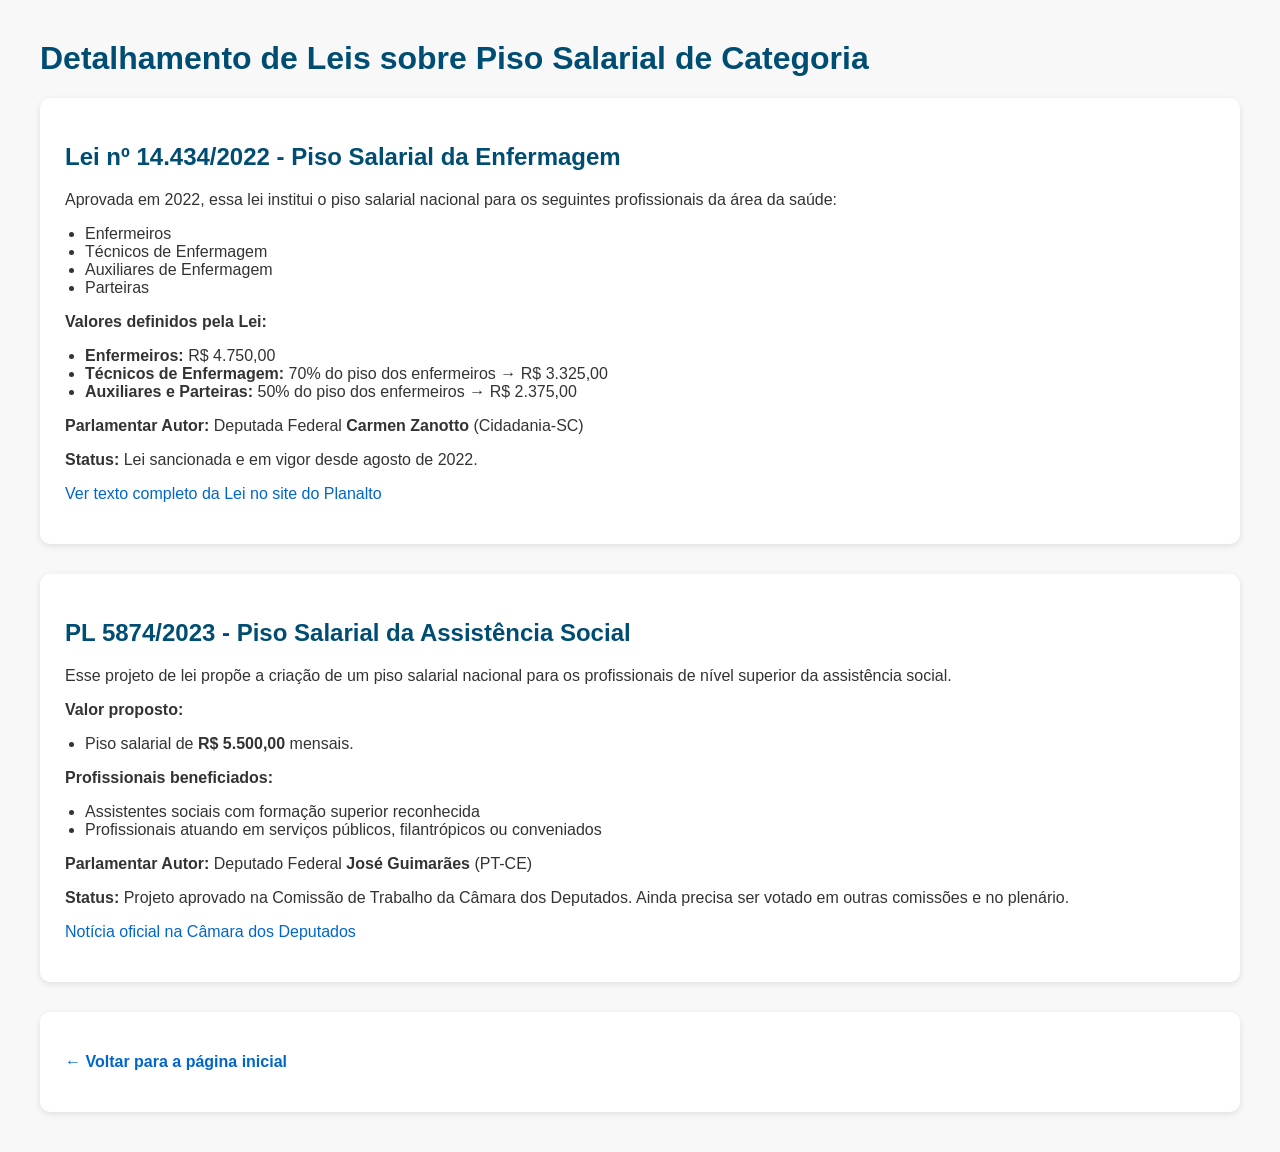
<file: outro.html>
<!DOCTYPE html>
<html lang="pt-BR">
<head>
    <meta charset="UTF-8">
    <meta name="viewport" content="width=device-width, initial-scale=1.0">
    <title>Detalhamento de Leis - Piso Salarial</title>
    <style>
        body {
            font-family: Arial, sans-serif;
            margin: 40px;
            background-color: #f8f8f8;
            color: #333;
        }

        h1, h2 {
            color: #004d73;
        }

        section {
            background-color: #ffffff;
            padding: 25px;
            margin-bottom: 30px;
            border-radius: 10px;
            box-shadow: 0 2px 6px rgba(0,0,0,0.1);
        }

        a {
            color: #0066cc;
            text-decoration: none;
        }

        a:hover {
            text-decoration: underline;
        }

        ul {
            padding-left: 20px;
        }
    </style>
</head>
<body>

    <h1>Detalhamento de Leis sobre Piso Salarial de Categoria</h1>

    <section>
        <h2>Lei nº 14.434/2022 - Piso Salarial da Enfermagem</h2>
        <p>Aprovada em 2022, essa lei institui o piso salarial nacional para os seguintes profissionais da área da saúde:</p>
        <ul>
            <li>Enfermeiros</li>
            <li>Técnicos de Enfermagem</li>
            <li>Auxiliares de Enfermagem</li>
            <li>Parteiras</li>
        </ul>

        <p><strong>Valores definidos pela Lei:</strong></p>
        <ul>
            <li><strong>Enfermeiros:</strong> R$ 4.750,00</li>
            <li><strong>Técnicos de Enfermagem:</strong> 70% do piso dos enfermeiros → R$ 3.325,00</li>
            <li><strong>Auxiliares e Parteiras:</strong> 50% do piso dos enfermeiros → R$ 2.375,00</li>
        </ul>

        <p><strong>Parlamentar Autor:</strong> Deputada Federal <strong>Carmen Zanotto</strong> (Cidadania-SC)</p>

        <p><strong>Status:</strong> Lei sancionada e em vigor desde agosto de 2022.</p>

        <p><a href="https://www.planalto.gov.br/ccivil_03/_ato2019-2022/2022/lei/l14434.htm" target="_blank">Ver texto completo da Lei no site do Planalto</a></p>
    </section>

    <section>
        <h2>PL 5874/2023 - Piso Salarial da Assistência Social</h2>
        <p>Esse projeto de lei propõe a criação de um piso salarial nacional para os profissionais de nível superior da assistência social.</p>

        <p><strong>Valor proposto:</strong></p>
        <ul>
            <li>Piso salarial de <strong>R$ 5.500,00</strong> mensais.</li>
        </ul>

        <p><strong>Profissionais beneficiados:</strong></p>
        <ul>
            <li>Assistentes sociais com formação superior reconhecida</li>
            <li>Profissionais atuando em serviços públicos, filantrópicos ou conveniados</li>
        </ul>

        <p><strong>Parlamentar Autor:</strong> Deputado Federal <strong>José Guimarães</strong> (PT-CE)</p>

        <p><strong>Status:</strong> Projeto aprovado na Comissão de Trabalho da Câmara dos Deputados. Ainda precisa ser votado em outras comissões e no plenário.</p>

        <p><a href="https://www.camara.leg.br/noticias/1161902-COMISSAO-APROVA-PISO-SALARIAL-DE-R$-5,5-MIL-PARA-PROFISSIONAIS-DE-NIVEL-SUPERIOR-DA-ASSISTENCIA-SOCIAL" target="_blank">Notícia oficial na Câmara dos Deputados</a></p>
    </section>
    <section>
        <p><a href="index.html" style="color: #0066cc; text-decoration: none; font-weight: bold;">← Voltar para a página inicial</a></p>
    </section>
</body>
</html>
</file>
